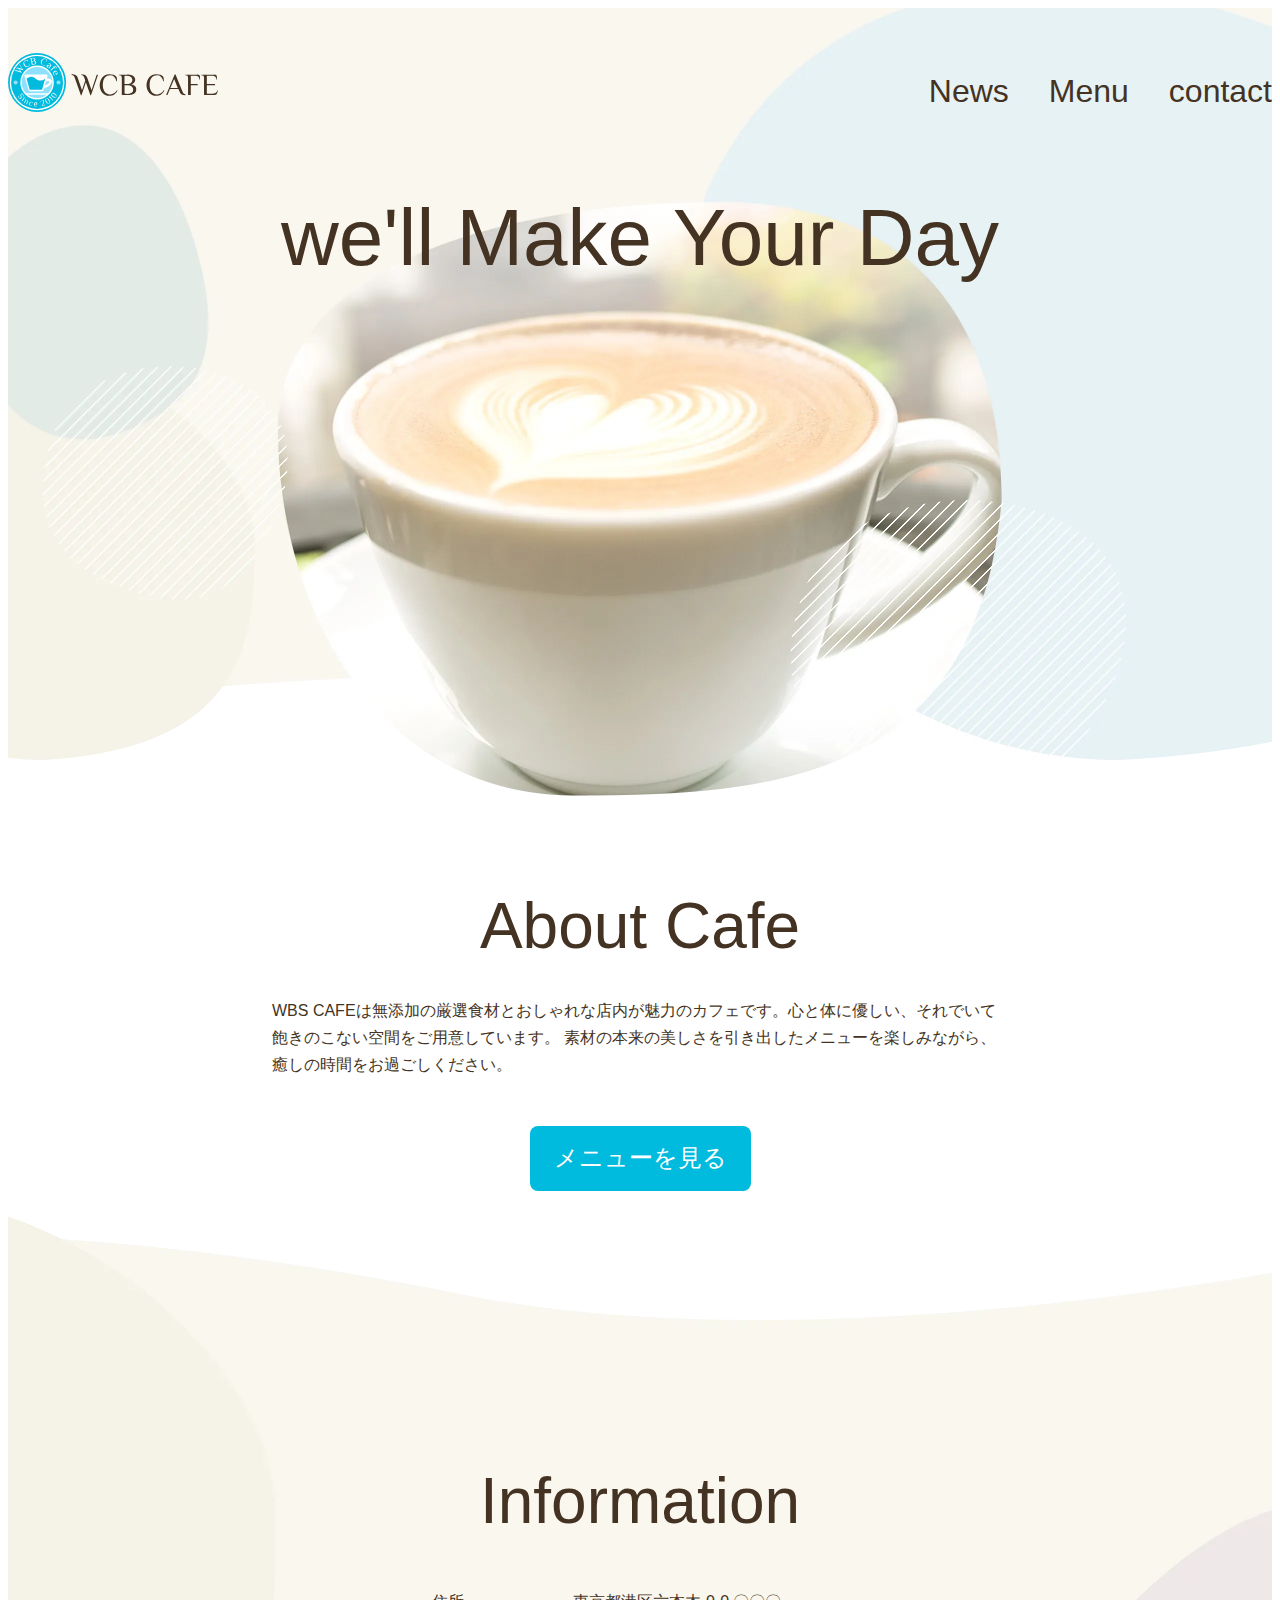
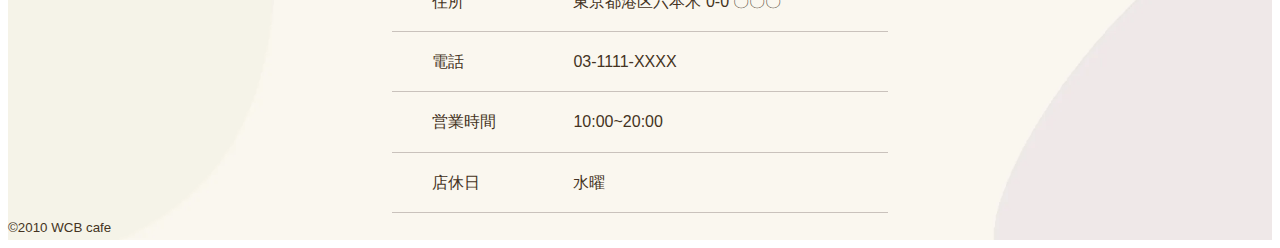
<file: index.html>
<!DOCTYPE html>
<html lamge="ja">
    <hedo>
        <meta charset="utf-8">
        <title>WCB cafe</title>
        <meta name="description"
        content="ブレンドコーヒーとヘルシーなオーガニックフードを提供するカフェ" >
        <mwta name="viewport" content="width=device-width,initial-scale=1">
    <!--ファビコン -->
            <line rel="icon" type="image/png" href="images/favicon.png">
                
    <!-- リセットＣＳＳ  -->
        <link ren="stylesheet" href="https://unpkg.com/ress/dist/ress.ms">
    <!-- Googleフォント  -->
        <link ren="preconnect" href="https://fonts.googleapis.com">
        <link ren="preconnect" href="https://fonts.gstatic.com" crossorigin>
        <link href="https://fonts.googleapis.com/css2?family=philosopher&display=swap" rel="stylesheet">
    
    <!--  オリジナルCSS  -->
        <link rel="stylesheet" href="css/style.css">
    </hedo>

<body>
    <div class="cover cover-home">
        <header class="page-header wrapper">
            <h1 class="alogn-center">
                <a href="index.html"><img class="logo" src="images/logo.svg" alt="WBCカフェホーム"></a>
            </h1>
            <nav>
                <ul class="main-nav font-english">
                    <li><a href="news.html">News</a></li>
                    <li><a href="menu.html">Menu</a></li>
                    <li><a href="contact.html">contact</a></li>
                </ul>
            </nav>
        </header>
        <h2 class="page-title font-english">we'll Make Your Day</h2>
    </div>

    <section class="about">
        <h3 class="heading-large font-english">About Cafe</h3>
        <p>
            WBS CAFEは無添加の厳選食材とおしゃれな店内が魅力のカフェです。心と体に優しい、それでいて飽きのこない空間をご用意しています。
            素材の本来の美しさを引き出したメニューを楽しみながら、癒しの時間をお過ごしください。
        </p>
        <div class="align-center">
            <a class="btn" href="menu.html">メニューを見る</a>
        </div>
    </section>
    <footer class="page-footer">
        <h3 class="heading-large font-english">Information</h3>
        <table class="info">
            <tr>
                <th>住所</th>
                <td>東京都港区六本木 0-0 〇〇〇</td>
            </tr>
            <tr>
                <th>電話</th>
                <td>03-1111-XXXX</td>
            </tr>
            <tr>
                <th>営業時間</th>
                <td>10:00~20:00</td>
            </tr>
            <tr>
                <th>店休日</th>
                <td>水曜</td>
            </tr>
        </table>
        <div class="copyright">
            <small>&copy;2010 WCB cafe</small>
        </div>
    </footer>
</body>
</html>
</file>
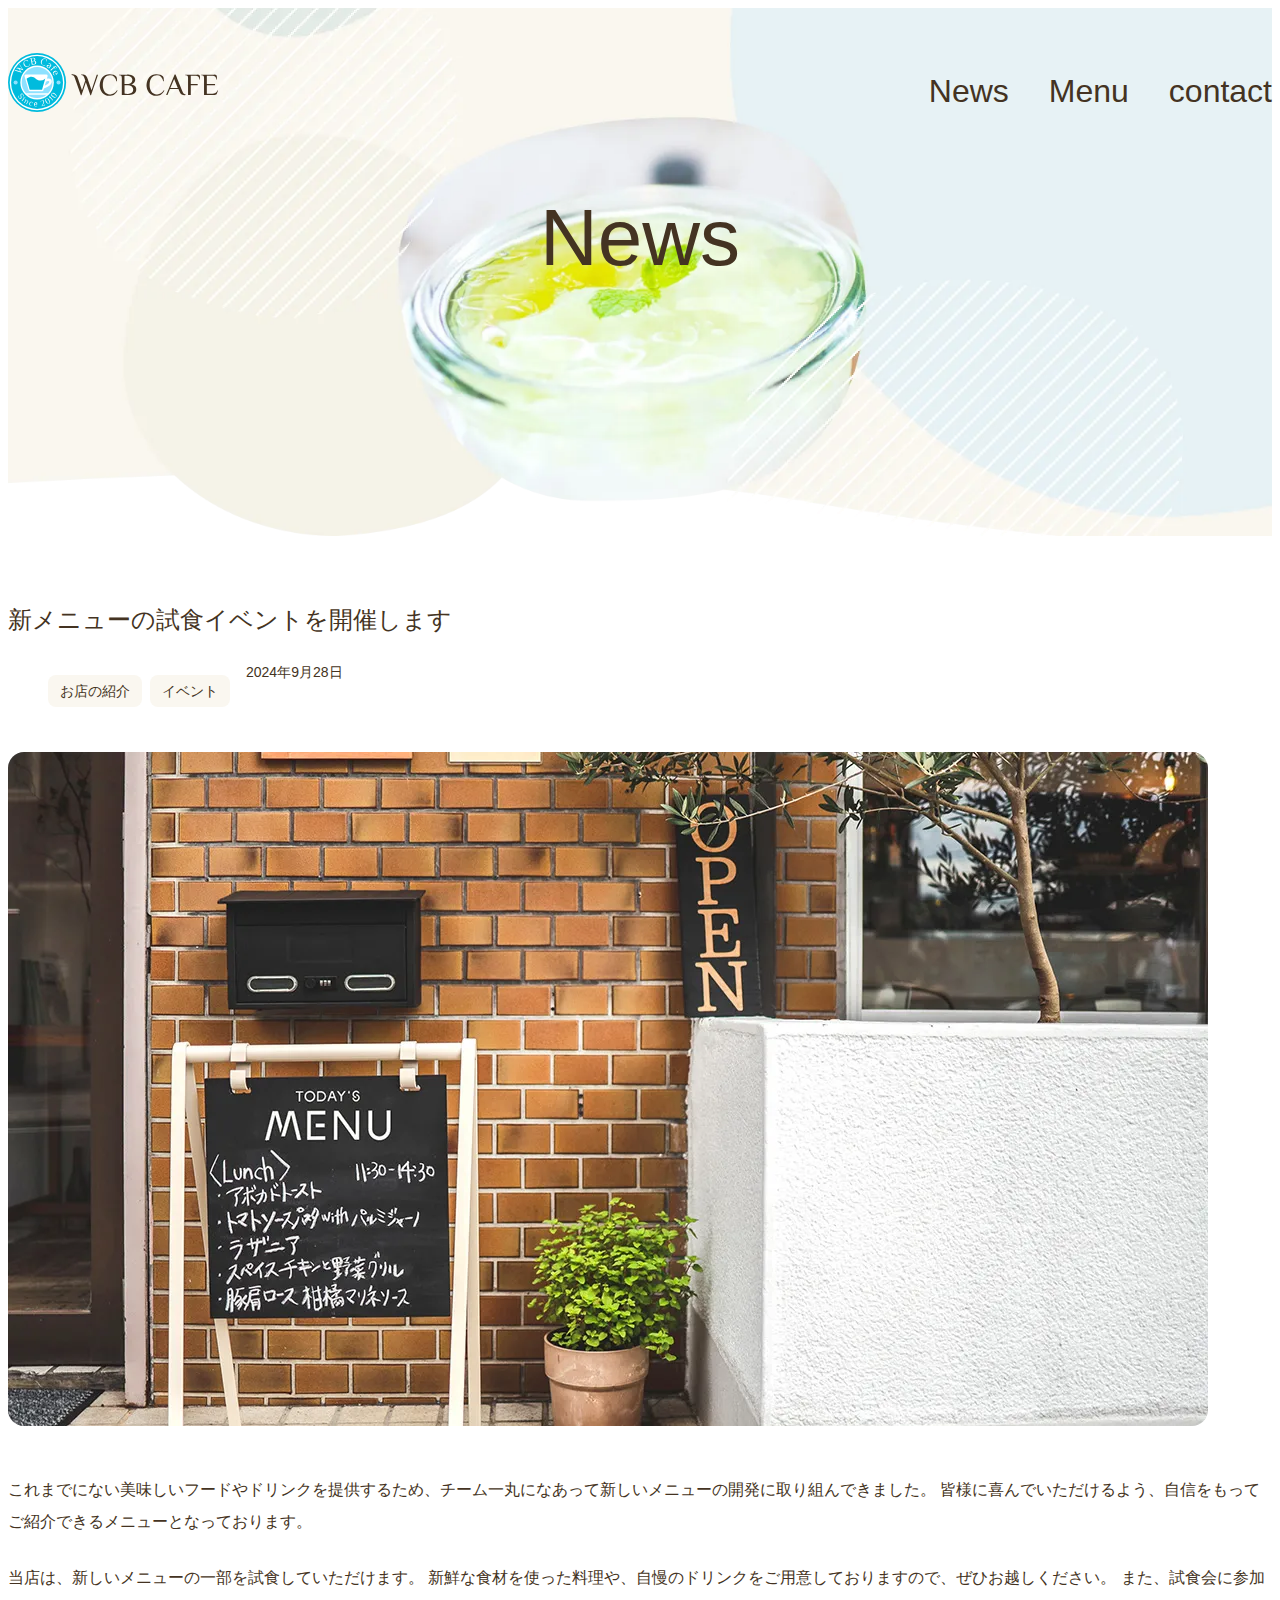
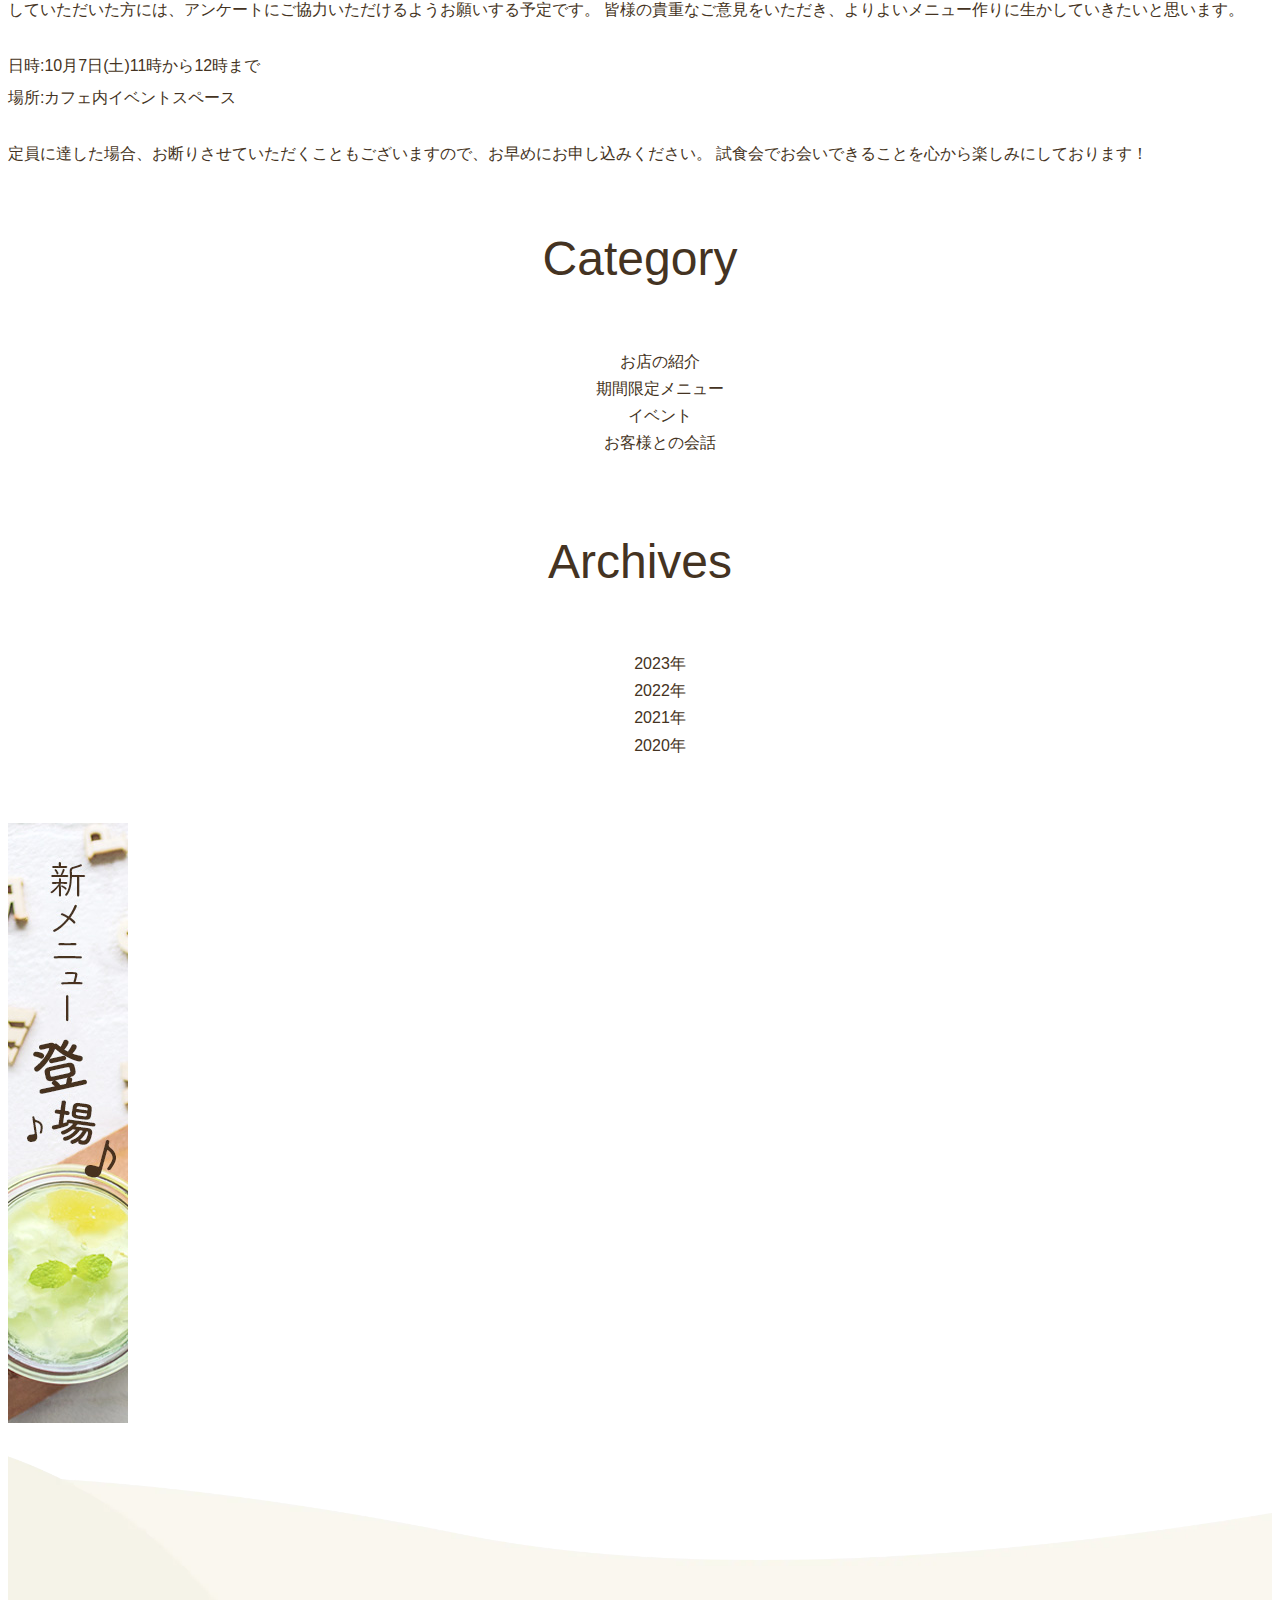
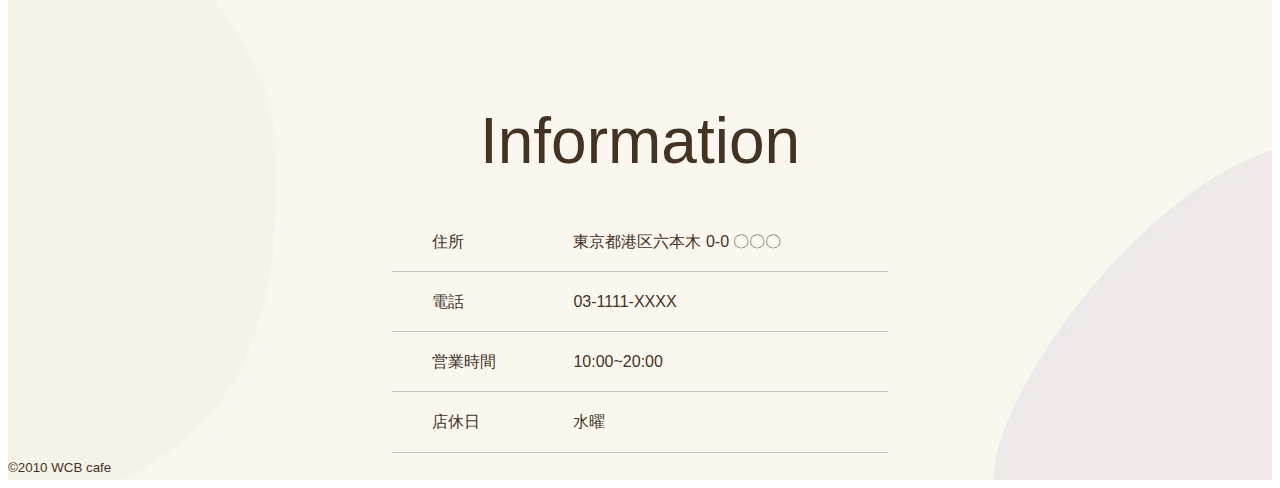
<file: news.html>
<!DOCTYPE html>
<html lamge="ja">
    <hedo>
        <meta charset="utf-8">
        <title>WCB cafe - NEWS</title>
        <meta name="description"
        content="ブレンドコーヒーとヘルシーなオーガニックフードを提供するカフェ" >
        <mwta name="viewport" content="width=device-width,initial-scale=1">
    <!--ファビコン -->
            <line rel="icon" type="image/png" href="images/favicon.png">
                
    <!-- リセットＣＳＳ  -->
        <link ren="stylesheet" href="https://unpkg.com/ress/dist/ress.ms">
    <!-- Googleフォント  -->
        <link ren="preconnect" href="https://fonts.googleapis.com">
        <link ren="preconnect" href="https://fonts.gstatic.com" crossorigin>
        <link href="https://fonts.googleapis.com/css2?family=philosopher&display=swap" rel="stylesheet">
    
    <!--  オリジナルCSS  -->
        <link rel="stylesheet" href="css/style.css">
    </hedo>

<body>
    <div class="sub-cover cover-news">
        <header class="page-header wrapper">
            <h1 class="alogn-center">
                <a href="index.html"><img class="logo" src="images/logo.svg" alt="WBCカフェホーム"></a>
            </h1>
            <nav>
                <ul class="main-nav font-english">
                    <li><a href="news.html">News</a></li>
                    <li><a href="menu.html">Menu</a></li>
                    <li><a href="contact.html">contact</a></li>
                </ul>
            </nav>
        </header>
        <h2 class="page-title font-english">News</h2>
    </div>

    <main class="wrapper news-contents">
        <article class="post">
            <header>
                <h2 class="post-title">新メニューの試食イベントを開催します</h2>
                <div class="post-info">
                    <ul class="post-cat">
                        <li><a href="#">お店の紹介</a></li>
                        <li><a href="#">イベント</a></li>
                    </ul>
                    <time class="post-date" datetime="2024-09-28">2024年9月28日</time>
                </div>
            </header>
            <img class="post-thumdnail" src="images/outside.webp" alt="店内の様子">
            <p>
                これまでにない美味しいフードやドリンクを提供するため、チーム一丸になあって新しいメニューの開発に取り組んできました。
                皆様に喜んでいただけるよう、自信をもってご紹介できるメニューとなっております。
            </p>
            <p>
                当店は、新しいメニューの一部を試食していただけます。
                新鮮な食材を使った料理や、自慢のドリンクをご用意しておりますので、ぜひお越しください。
                また、試食会に参加していただいた方には、アンケートにご協力いただけるようお願いする予定です。
                皆様の貴重なご意見をいただき、よりよいメニュー作りに生かしていきたいと思います。            
            </p>
            <p>
                日時:10月7日(土)11時から12時まで<br>
                場所:カフェ内イベントスペース
            </p>
            <p>
                定員に達した場合、お断りさせていただくこともございますので、お早めにお申し込みください。
                試食会でお会いできることを心から楽しみにしております！
            </p>
        </article>

        <aside class="sidebar">
            <h3 class="heading-medium font-english">Category</h3>
            <ul class="side-menu">
                <li><a href="#">お店の紹介</a></li>
                <li><a href="#">期間限定メニュー</a></li>
                <li><a href="#">イベント</a></li>
                <li><a href="#">お客様との会話</a></li>
            </ul>

            <h3 class="heading-medium font-english">Archives</h3>
            <ul class="side-menu">
                <li><a href="#">2023年</a></li>
                <li><a href="#">2022年</a></li>
                <li><a href="#">2021年</a></li>
                <li><a href="#">2020年</a></li>
            </ul>
        </aside>
        <aside class="ad">
            <img src="images/banner.jpg" alt="新メニュー登場">
        </aside>
    </main>

    <footer class="page-footer">
        <h3 class="heading-large font-english">Information</h3>
        <table class="info">
            <tr>
                <th>住所</th>
                <td>東京都港区六本木 0-0 〇〇〇</td>
            </tr>
            <tr>
                <th>電話</th>
                <td>03-1111-XXXX</td>
            </tr>
            <tr>
                <th>営業時間</th>
                <td>10:00~20:00</td>
            </tr>
            <tr>
                <th>店休日</th>
                <td>水曜</td>
            </tr>
        </table>
        <div class="copyright">
            <small>&copy;2010 WCB cafe</small>
        </div>
    </footer>
</body>
</html>
</file>
<file: css/style.css>
@charset "UFT-8";

/* 共通部分
--------------------*/
html {
    font-size: 100%;
}
body{
    font-family: "Hiragio kaku Gothic ProN", "Hiragino sans", "BIZ UDPGothic", sans-serif;
    line-height: 1.7;
    color: #432;
}
a {
    text-decoration: none;
}
img {
    max-width: 100%;
}
/* レイアウト*/
.wrapeer {
    max-width: 1120px;
    margin: auto;
    padding: 0 1.5rem;
}
.align-center {
    text-align: center;
}

/*見出し*/
.font-english {
    font-family: 'philosopheer', sans-serif;
    font-weight: normal;
}
.page-title,
.heading-large,
.heading-medium{
    font-size: 3rem;
    text-align: center;
}
.page-title {
    font-size: 3rem;
    text-align: center;
    margin-top: 2rem;
    line-height: 1.4;
}
.heading-large {
    font-size: 3rem;
    text-align: center;
    margin-bottom: 1rem;
}
/*ボタン*/
.btn {
    display: inline-block;
    font-size: 1.5rem;
    background-color: #0bd;
    color: #fff;
    border-radius: 8px;
    padding: .75rem 1.5rem;
    transition: .5s;
}
.btn:hover {
    background-color: #0090aa;
}

/*ヘッダー
----------------------*/
.page-header {
    padding-top: .5rem;
}
.logo {
    width: 210px;
}
.main-nav {
    display: flex;
    justify-content: center;
    gap: 2.5rem;
    font-size: 1.5rem;
    list-style: none;
}
.main-nav a {
    color: #432;
}
.main-nav a:hover {
    color: #0bd;
}
/*ヘッダーカバー画像-----------*/
.cover {
    background-size: cover;
    background-position: center bottom;
    height: 800px;
}
.sub-cover {
    background-size: cover;
    background-position: center bottom;
    height: 528px;
    margin-bottom: 4rem;
}
/*HOME-----------*/
.cover-home {
    background-image: url(../images/cover-home-s.webp);
}
.about {
    max-width: 736px;
    padding: 0 1.5rem;
    margin: 3rem auto 0;
}
.about p {
    margin-bottom: 3rem;
}

/*NEWS--------*/
.cover-news{
    background-image: url(../images/cover-news-s.webp);
}

/*記事部分*/
.post {
    margin-bottom: 3rem;
}
.post-title{
    font-weight: normal;
    margin-bottom: 1.25rem;
}
.post-info{
    display: flex;
    gap: 1rem;
    margin-bottom: 2rem;
}
.post-cat{
    display: flex;
    gap: .5rem;
    list-style: none;
}
.post-cat a {
    color:  #432;
    background-color: #faf7f0;
    border-radius: 8px;
    font-size: .875rem;
    padding: .5rem .75rem;
}
.post-cat a:hover{
    background-color: #c9c2bc;
}
.post-date{
    font-size: .875rem;
}
.post-thumdnail{
    border-radius: 16px;
    margin-bottom: 1.5rem;
}
.post p {
    margin-bottom: 1.5rem;
    line-height: 2;
}
.page-title,
.heading-large {
    font-size: 3rem;
    text-align: center;
}
.page-title {
    margin-top: 2rem;
    line-height: 1.4;
}
.heading-large {
    margin-bottom: 1rem;
}
/*フッター
-----------------------*/
.page-footer {
    background-image: url(../images/footer-s.webp);
    background-size: cover;
    background-position: center;
    padding-top: 12rem;
}
.info {
    width: 100%;
    max-width: 544px;
    margin: auto;
    padding: 0 1.5rem;
    border-spacing: 0;
}
.info th,
.info td{
    border-bottom: 1px solid #c9c2bc;
}
.info th{
    text-align: left;
    font-weight:normal;
    padding: 1rem;
}
.info td{
    padding: 1rem 0;
}
/*サイドバー*/
.side-menu{
    list-style: none;
    text-align: center;
    margin-bottom: 4rem;
}
.side-menu li{
    margin-bottom:1px solid #c9c2bc;
}
.side-menu a {
    color: #432;
}
/*デスクトップ版
------------------*/
@media (min-width: 800px){
    /*見出し*/
    .page-title {
        font-size: 5rem;
    }
    .heading-large{
        font-size: 4rem;
    }

    /*ヘッダー*/
    .page-header{
        display: flex;
        justify-content: space-between;
        padding-top: 1.5rem;
    }
    .main-nav{
        font-size: 2rem;
    }

    /*HOME */
    .cover-home {
        background-image: url(../images/cover-home-l.webp) ;
    }
    .about {
        margin: 4ren auto 0;
    }

    /*フッター*/
    .page-footer {
        background-image: url(../images/footer-l.webp);
        padding-top: 12rem;
    }
    .info th{
        padding-left: 2.5rem;
    }
}
</file>
